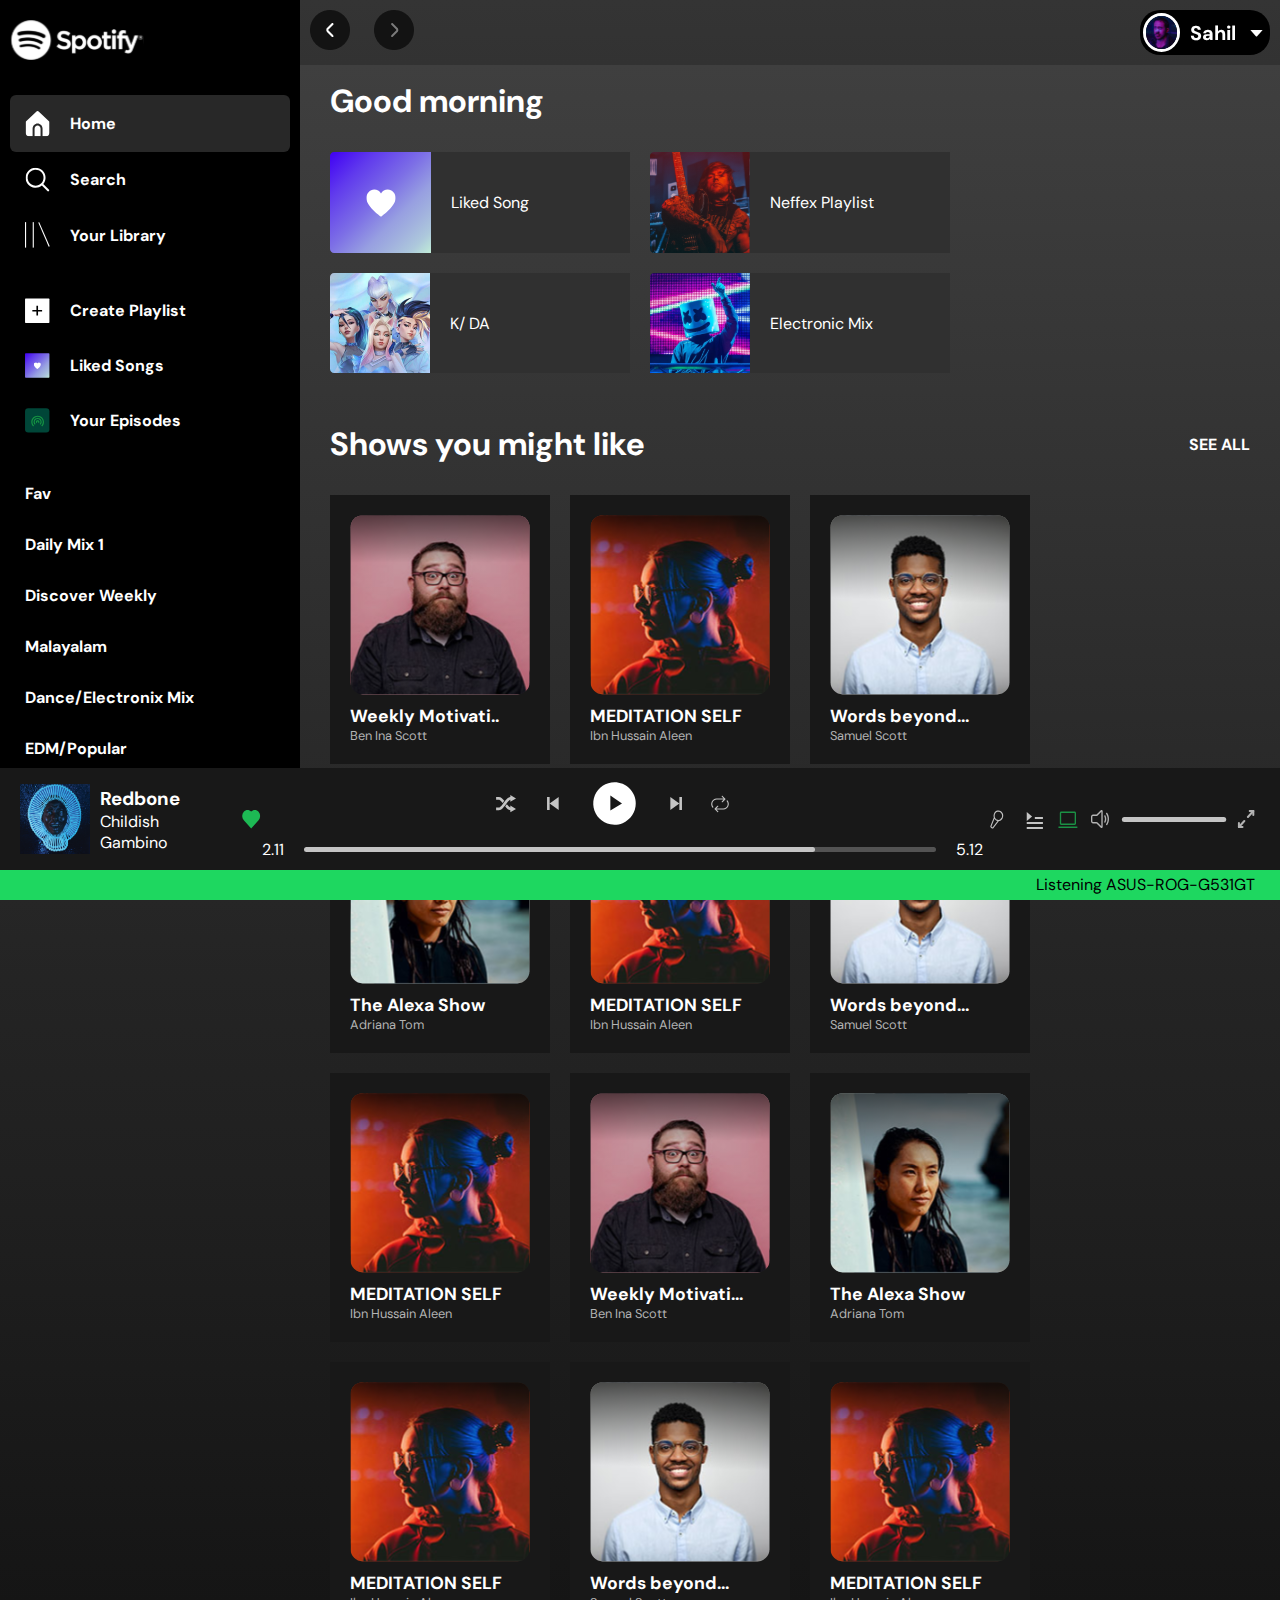
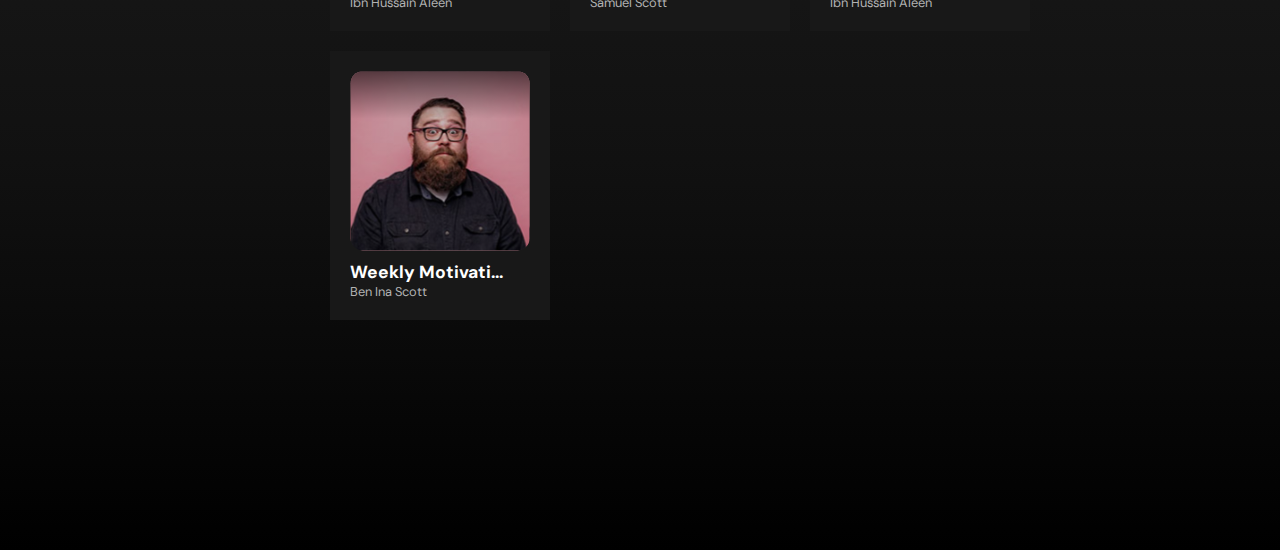
<file: index.html>
<!DOCTYPE html>
<html lang="en">
<head>
    <meta charset="UTF-8">
    <meta name="viewport" content="width=device-width, initial-scale=1.0">
    <link rel="shortcut icon" href="assets/sidebar/logo.png" type="image/x-icon">
    <link rel="preconnect" href="https://fonts.googleapis.com">
    <link rel="preconnect" href="https://fonts.gstatic.com" crossorigin>
    <link href="https://fonts.googleapis.com/css2?family=DM+Sans:opsz,wght@9..40,300;9..40,400;9..40,500;9..40,600;9..40,700;9..40,800&display=swap" rel="stylesheet">
    <title>Spotify - Web Player: Music for everyone</title>
    <link rel="stylesheet" href="https://cdnjs.cloudflare.com/ajax/libs/font-awesome/6.4.2/css/all.min.css" integrity="sha512-z3gLpd7yknf1YoNbCzqRKc4qyor8gaKU1qmn+CShxbuBusANI9QpRohGBreCFkKxLhei6S9CQXFEbbKuqLg0DA==" crossorigin="anonymous" referrerpolicy="no-referrer" />
    <!-- <link href="https://cdn.jsdelivr.net/npm/bootstrap@5.3.2/dist/css/bootstrap.min.css" rel="stylesheet" integrity="sha384-T3c6CoIi6uLrA9TneNEoa7RxnatzjcDSCmG1MXxSR1GAsXEV/Dwwykc2MPK8M2HN" crossorigin="anonymous"> -->
    <link rel="stylesheet" href="style.css">


</head>
<body>
    <header>
        <nav class="sidebar">
            <div class="logo">
                <img src="assets/sidebar/Spotify logo.svg" alt="spotify logo">
            </div>
            <div class="nav-links first-block">
                <ul>
                    <li> <img src="assets/sidebar/home.svg" alt="home logo"> <a href="#">Home</a></li>
                    <li> <img src="assets/sidebar/search.svg" alt="search logo"><a href="#">Search</a></li>
                    <li> <img src="assets/sidebar/library.svg" alt="library logo"><a href="playlist.html">Your Library</a></li>
                </ul>
            </div>
            <div class="nav-links">
                <ul>
                    <li> <img src="assets/sidebar/add.svg" alt="home logo"> <a href="#">Create Playlist</a></li>
                    <li> <img src="assets/sidebar/love.svg" alt="search logo"><a href="#">Liked Songs</a></li>
                    <li> <img src="assets/sidebar/podcast.svg" alt="library logo"><a href="#">Your Episodes</a></li>
                </ul>
            </div>  
            <div class="nav-links">
                <ul>
                    <li><a href="#">Fav</a></li>
                    <li><a href="#">Daily Mix 1</a></li>
                    <li><a href="#">Discover Weekly</a></li>
                    <li><a href="#">Malayalam</a></li>
                    <li><a href="#">Dance/Electronix Mix</a></li>
                    <li><a href="#">EDM/Popular</a></li>
                </ul>
            </div>  

            <div class="nav-links">
                <ul class="install">
                    <li> <img src="assets/sidebar/install.svg" alt="install logo"> <a href="#">Install App</a></li>
                </ul>
            </div>  
        
        </nav>
    </header>
    <main>
        <section id="top-bar">
            <div class="arrows">
                <img src="assets/tb/left.png" alt="left arrow">
                <img src="assets/tb/right.png" alt="right arrow">
            </div>
            <div class="user-con">
                <img id="user-img" src="assets/tb/user.jpg"  alt="user image">
                <h3>Sahil</h3>
                <img src="assets/tb/down arrow.svg" alt="down logo">
            </div>
        </section>

        <section id="listening-on-bar">
            <p><i class="fa-solid fa-volume-high" style="color: #000000;"></i>  Listening ASUS-ROG-G531GT</p>
        </section>
        <section id="featured">
            
            <h2>Good morning </h2>
            
            <div class="featured-card-containers">
                <div class="featured-card">
                    <img src="assets/featured/card-1.svg" alt="card-1">
                    <div class="card-text">
                        <p>Liked Song</p>
                    </div>
                </div>
                <div class="featured-card">
                    <img src="assets/featured/Group 1.svg" alt="card-2">
                    <div class="card-text">
                        <p>Neffex Playlist</p>
                    </div>
                </div>
                <div class="featured-card">
                    <img src="assets/featured/kd.svg" alt="card-3">
                    <div class="card-text">
                        <p>K/ DA</p>
                    </div>
                </div>
                <div class="featured-card">
                    <img src="assets/featured/electronic.svg" alt="card-4">
                    <div class="card-text">
                        <p>Electronic Mix </p>
                    </div>
                </div>
            </div>
        </section>
         <section id="musicPlayer">
            <div class="song">
                <img class="album-cover" src="assets/player/album-cover.png" alt="">
                <div class="song-details">
                    <h3>Redbone</h3>
                    <p>Childish Gambino </p>
                </div>
                <img src="assets/player/heart.svg" alt="">
            </div>
            <div class="player">
                <div class="song-controls">
                    <img src="assets/player/shuffle.svg" alt="shuffle btn ">
                    <img src="assets/player/prev.svg" alt="previous btn">
                    <img src="assets/player/play.svg" alt="play btn">
                    <img src="assets/player/next.svg" alt="next btn">
                    <img src="assets/player/repeat.svg" alt="repeat btn">
                </div>
                <div class="progress">
                    <p>2.11</p>
                    <img id="progress-bar" src="assets/player/progressbar.svg" alt="progress bar">
                    <div></div>
                    <p>5.12</p>
                </div>
            </div>
            <div class="song-option">
                <img src="assets/player/microphone.svg" alt="microphone">
                <img src="assets/player/queue.svg" alt="queue">
                <img src="assets/player/laptop.svg" alt="laptop">
                <img src="assets/player/speaker.svg" alt="speaker">
                <img src="assets/player/bar.svg" alt="bar">
                <img src="assets/player/scale.svg" alt="scale">

            </div>
        </section> 

        <section class="shows-section">
            <div class="show-text">
            <h2>Shows you might like</h2>
            <p><a href="#">SEE ALL</a></p>
            </div>
            <div class="shows">
            <div class="show-card-container">
                <div class="show-card">
                    <img src="assets/shows/motivation.svg" alt="">
                    <h4>Weekly Motivati..</h4>
                    <p>Ben Ina Scott</p>
                </div>
            </div>
            <div class="show-card-conatiner">
                <div class="show-card">
                    <img src="assets/shows/samule.svg" alt="">
                    <h4>MEDITATION SELF</h4>
                    <p>Ibn Hussain Aleen</p>
                </div>
            </div>
            <div class="show-card-conatiner">
                <div class="show-card">
                    <img src="assets/shows/self.svg" alt="">
                    <h4>Words beyond...</h4>
                    <p>Samuel Scott</p>
                </div>
            </div>
            <div class="show-card-conatiner">
                <div class="show-card">
                    <img src="assets/shows/alex.svg" alt="">
                    <h4>The Alexa Show</h4>
                    <p>Adriana Tom</p>
                </div>
            </div>
            <div class="show-card-conatiner">
                <div class="show-card">
                    <img src="assets/shows/samule.svg" alt="">
                    <h4>MEDITATION SELF</h4>
                    <p>Ibn Hussain Aleen</p>
                </div>
            </div>
            <div class="show-card-conatiner">
                <div class="show-card">
                    <img src="assets/shows/self.svg" alt="">
                    <h4>Words beyond...</h4>
                    <p>Samuel Scott</p>
                </div>
        </div>
        <div class="show-card-conatiner">
            <div class="show-card">
                <img src="assets/shows/samule.svg" alt="">
                <h4>MEDITATION SELF</h4>
                <p>Ibn Hussain Aleen</p>
            </div>
        </div>
        <div class="show-card-container">
            <div class="show-card">
                <img src="assets/shows/motivation.svg" alt="">
                <h4>Weekly  Motivati...</h4>
                <p>Ben Ina Scott</p>
            </div>
        </div>  
        <div class="show-card-conatiner">
            <div class="show-card">
                <img src="assets/shows/alex.svg" alt="">
                <h4>The Alexa Show</h4>
                <p>Adriana Tom</p>
            </div>
        </div>
        <div class="show-card-conatiner">
            <div class="show-card">
                <img src="assets/shows/samule.svg" alt="">
                <h4>MEDITATION SELF</h4>
                <p>Ibn Hussain Aleen</p>
            </div>
        </div>
        <div class="show-card-conatiner">
            <div class="show-card">
                <img src="assets/shows/self.svg" alt="">
                <h4>Words beyond...</h4>
                <p>Samuel Scott</p>
            </div>
    </div>
    <div class="show-card-conatiner">
        <div class="show-card">
            <img src="assets/shows/samule.svg" alt="">
            <h4>MEDITATION SELF</h4>
            <p>Ibn Hussain Aleen</p>
        </div>
    </div>
    <div class="show-card-container">
        <div class="show-card">
            <img src="assets/shows/motivation.svg" alt="">
            <h4>Weekly  Motivati...</h4>
            <p>Ben Ina Scott</p>
        </div>
    </div>  
        </section>
    </main>
    <script src="https://cdn.jsdelivr.net/npm/bootstrap@5.3.2/dist/js/bootstrap.bundle.min.js" integrity="sha384-C6RzsynM9kWDrMNeT87bh95OGNyZPhcTNXj1NW7RuBCsyN/o0jlpcV8Qyq46cDfL" crossorigin="anonymous"></script>
</body>
</html>
</file>
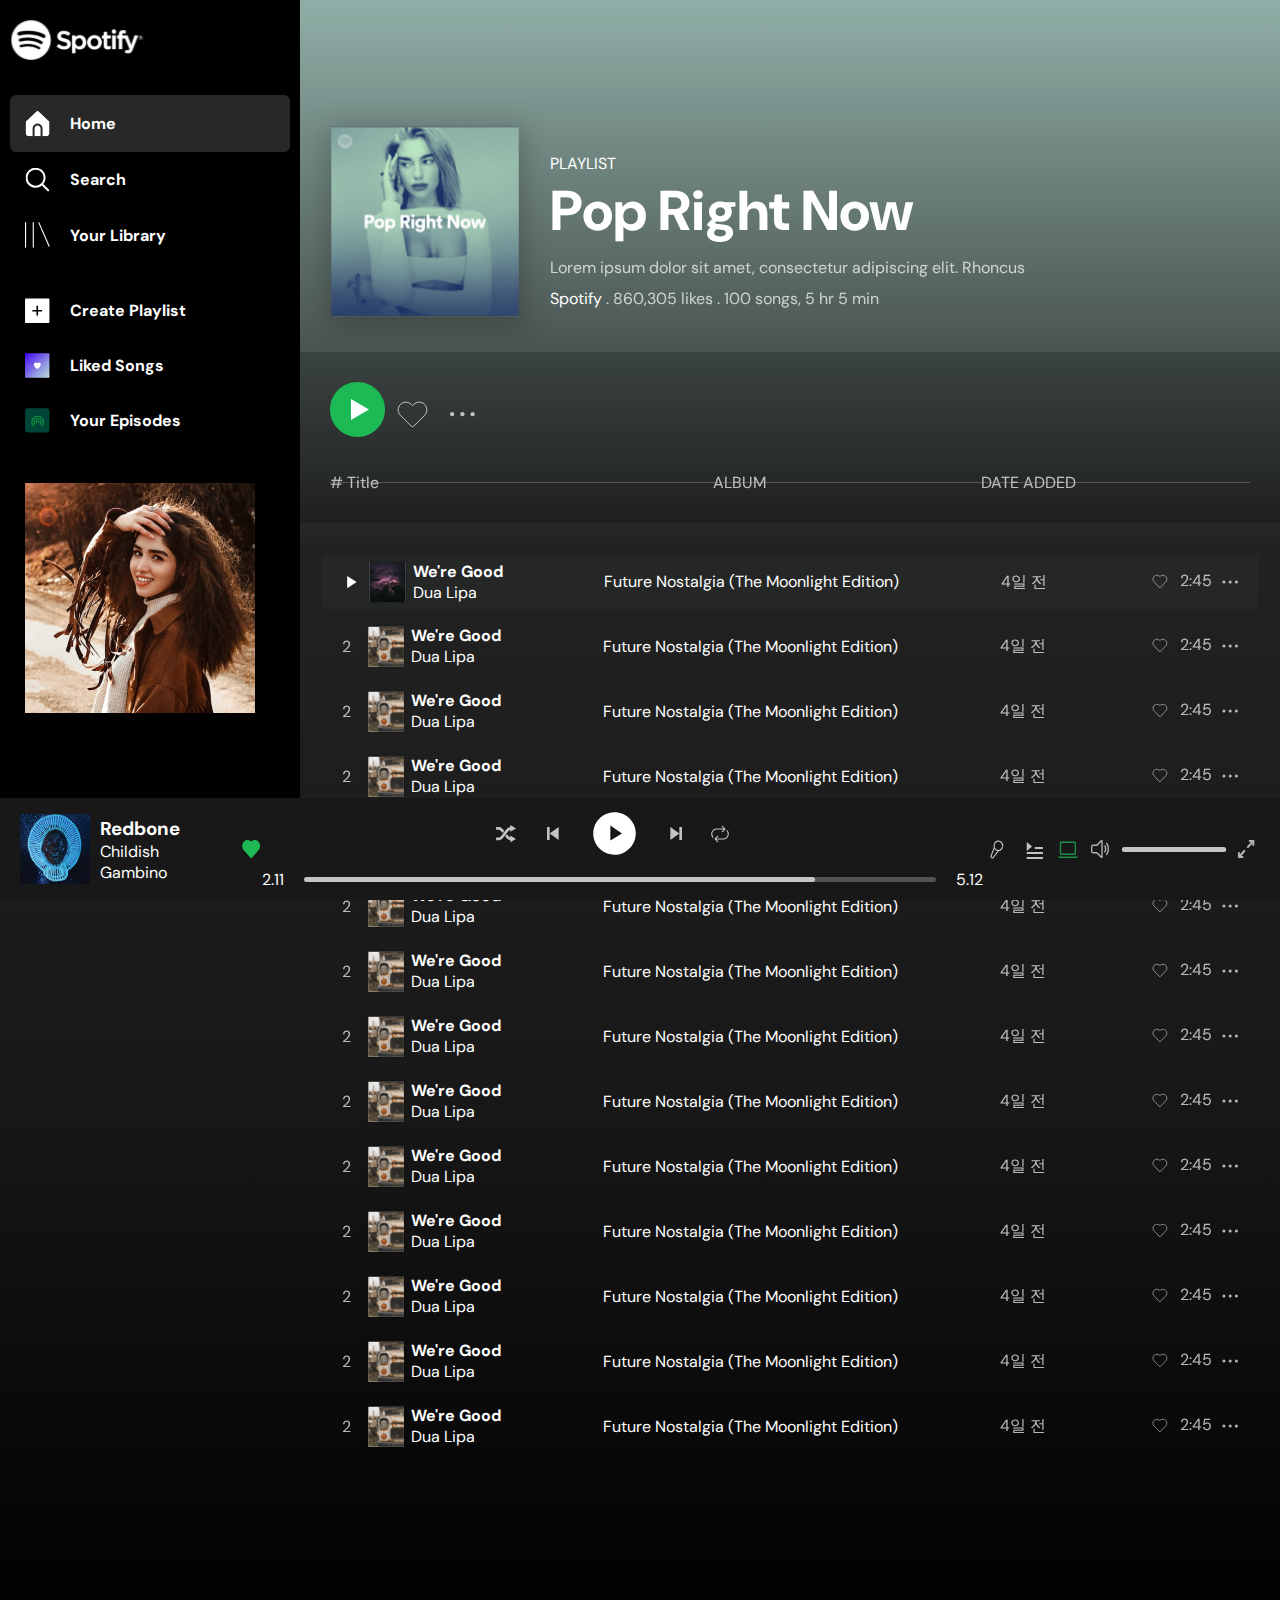
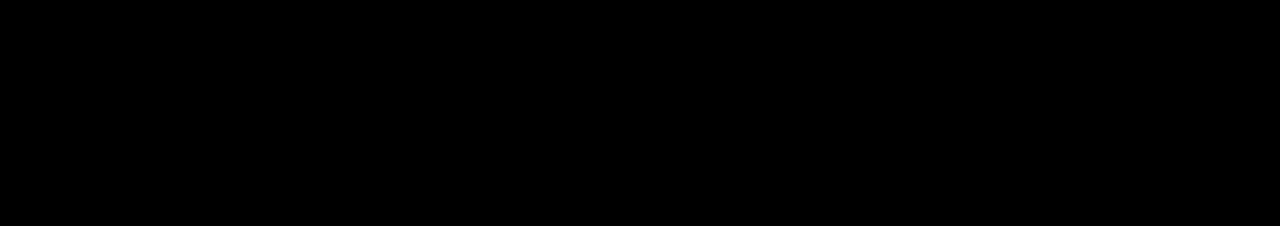
<file: playlist.html>
<!DOCTYPE html>
<html lang="en">
<head>
    <meta charset="UTF-8">
    <meta name="viewport" content="width=device-width, initial-scale=1.0">
    <link rel="shortcut icon" href="assets/sidebar/logo.png" type="image/x-icon">
    <link rel="preconnect" href="https://fonts.googleapis.com">
    <link rel="preconnect" href="https://fonts.gstatic.com" crossorigin>
    <link href="https://fonts.googleapis.com/css2?family=DM+Sans:opsz,wght@9..40,300;9..40,400;9..40,500;9..40,600;9..40,700;9..40,800&display=swap" rel="stylesheet">
    <title>Spotify - Web Player: Music for everyone</title>
    <link rel="stylesheet" href="https://cdnjs.cloudflare.com/ajax/libs/font-awesome/6.4.2/css/all.min.css" integrity="sha512-z3gLpd7yknf1YoNbCzqRKc4qyor8gaKU1qmn+CShxbuBusANI9QpRohGBreCFkKxLhei6S9CQXFEbbKuqLg0DA==" crossorigin="anonymous" referrerpolicy="no-referrer" />
    <!-- <link href="https://cdn.jsdelivr.net/npm/bootstrap@5.3.2/dist/css/bootstrap.min.css" rel="stylesheet" integrity="sha384-T3c6CoIi6uLrA9TneNEoa7RxnatzjcDSCmG1MXxSR1GAsXEV/Dwwykc2MPK8M2HN" crossorigin="anonymous"> -->
    <link rel="stylesheet" href="style2.css">


</head>
<body>
    <header>
        <nav class="sidebar">
            <div class="logo">
                <img src="assets/sidebar/Spotify logo.svg" alt="spotify logo">
            </div>
            <div class="nav-links first-block">
                <ul>
                    <li> <img src="assets/sidebar/home.svg" alt="home logo"> <a href="index.html">Home</a></li>
                    <li> <img src="assets/sidebar/search.svg" alt="search logo"><a href="#">Search</a></li>
                    <li> <img src="assets/sidebar/library.svg" alt="library logo"><a href="playlist.html">Your Library</a></li>
                </ul>
            </div>
            <div class="nav-links">
                <ul>
                    <li> <img src="assets/sidebar/add.svg" alt="home logo"> <a href="#">Create Playlist</a></li>
                    <li> <img src="assets/sidebar/love.svg" alt="search logo"><a href="#">Liked Songs</a></li>
                    <li> <img src="assets/sidebar/podcast.svg" alt="library logo"><a href="#">Your Episodes</a></li>
                </ul>
            </div>  

            <div class="nav-links">
                    <ul class="install">
                        <li> <img id="a-c" style="width: 100%;" src="assets/sidebar/album art.svg" alt="album logo" title="album art"></li>
                    </ul>
            </div>  
        
        </nav>
    </header>
    <main>

        
         <section id="musicPlayer">
            <div class="song">
                <img class="album-cover" src="assets/player/album-cover.png" alt="">
                <div class="song-details">
                    <h3>Redbone</h3>
                    <p>Childish Gambino </p>
                </div>
                <img src="assets/player/heart.svg" alt="">
            </div>
            <div class="player">
                <div class="song-controls">
                    <img src="assets/player/shuffle.svg" alt="shuffle btn ">
                    <img src="assets/player/prev.svg" alt="previous btn">
                    <img src="assets/player/play.svg" alt="play btn">
                    <img src="assets/player/next.svg" alt="next btn">
                    <img src="assets/player/repeat.svg" alt="repeat btn">
                </div>
                <div class="progress">
                    <p>2.11</p>
                    <img id="progress-bar" src="assets/player/progressbar.svg" alt="progress bar">
                    <p>5.12</p>
                </div>
            </div>
            <div class="song-option">
                <img src="assets/player/microphone.svg" alt="microphone">
                <img src="assets/player/queue.svg" alt="queue">
                <img src="assets/player/laptop.svg" alt="laptop">
                <img src="assets/player/speaker.svg" alt="speaker">
                <img src="assets/player/bar.svg" alt="bar">
                <img src="assets/player/scale.svg" alt="scale">

            </div>
        </section> 


        <section class="album">
            <div class="album-details">
                <img width="250px" src="assets/playlist/dua-lipa.svg" alt="dua-lipa">
                <div class="album-text">
                    <p>PLAYLIST</p>
                    <h1>Pop Right Now</h1>
                    <p class="light">Lorem ipsum dolor sit amet, consectetur adipiscing elit. Rhoncus</p>
                    <p><span>Spotify</span> <span class="light"> <span class="dot">.</span> 860,305 likes <span class="dot">.</span> 100 songs, 5 hr 5 min </span></p>
                </div>
            </div>
            <div></div>
        </section>
        <section class="playlist-container">
            <div class="top">
                <div class="top-1">
                    <img src="assets/playlist/thumb_play.svg" alt="thumb_play">
                    <img src="assets/playlist/heart.svg" alt="heart">
                    <img src="assets/playlist/more_big.svg" alt="more_big">
                </div>
                <div></div>
            </div>            
            <div class="divider">
                <div class="line"></div>
                <p># Title</p>
                <p class="p-l-x">ALBUM</p>
                <p class="p-l">DATE ADDED</p>
                <div></div> 
            </div> 
        </section>

        <section class="table-grid">
            <table>
                <tr class="row-1 row">
                    <td class="col-1"> <img src="assets/playlist/play.svg" alt="play">
                    <img src="assets/playlist/album-art-1.svg" alt="album-art-1">
                    <div><h4>We're Good</h4><p>Dua Lipa</p></div></td>
                    <td>Future Nostalgia (The Moonlight Edition)</td>
                    <td class="light">4일 전</td>
                    <td class="col-4 light"><img src="assets/playlist/heart-little.svg" alt="heart-little"> 
                    <p>2:45</p>
                <img src="assets/playlist/dots.svg" alt=""></td>

                </tr>
                <tr class="row">
                    <td class="col-1">  <p class="num light">2</p>
                    <img src="assets/playlist/album-art-2.svg" alt="album-art-2">
                    <div><h4>We're Good</h4><p>Dua Lipa</p></div></td>
                    <td>Future Nostalgia (The Moonlight Edition)</td>
                    <td class="light">4일 전</td>
                    <td class="col-4 light"><img src="assets/playlist/heart-little.svg" alt="heart-little"> 
                    <p>2:45</p>
                <img src="assets/playlist/dots.svg" alt=""></td>

                </tr>
                <tr class="row">
                    <td class="col-1">  <p class="num light">2</p>
                    <img src="assets/playlist/album-art-2.svg" alt="album-art-2">
                    <div><h4>We're Good</h4><p>Dua Lipa</p></div></td>
                    <td>Future Nostalgia (The Moonlight Edition)</td>
                    <td class="light">4일 전</td>
                    <td class="col-4 light"><img src="assets/playlist/heart-little.svg" alt="heart-little"> 
                    <p>2:45</p>
                <img src="assets/playlist/dots.svg" alt=""></td>

                </tr>
                <tr class="row">
                    <td class="col-1">  <p class="num light">2</p>
                    <img src="assets/playlist/album-art-2.svg" alt="album-art-2">
                    <div><h4>We're Good</h4><p>Dua Lipa</p></div></td>
                    <td>Future Nostalgia (The Moonlight Edition)</td>
                    <td class="light">4일 전</td>
                    <td class="col-4 light"><img src="assets/playlist/heart-little.svg" alt="heart-little"> 
                    <p>2:45</p>
                <img src="assets/playlist/dots.svg" alt=""></td>

                </tr>
                <tr class="row">
                    <td class="col-1">  <p class="num light">2</p>
                    <img src="assets/playlist/album-art-2.svg" alt="album-art-2">
                    <div><h4>We're Good</h4><p>Dua Lipa</p></div></td>
                    <td>Future Nostalgia (The Moonlight Edition)</td>
                    <td class="light">4일 전</td>
                    <td class="col-4 light"><img src="assets/playlist/heart-little.svg" alt="heart-little"> 
                    <p>2:45</p>
                <img src="assets/playlist/dots.svg" alt=""></td>

                </tr>
                <tr class="row">
                    <td class="col-1">  <p class="num light">2</p>
                    <img src="assets/playlist/album-art-2.svg" alt="album-art-2">
                    <div><h4>We're Good</h4><p>Dua Lipa</p></div></td>
                    <td>Future Nostalgia (The Moonlight Edition)</td>
                    <td class="light">4일 전</td>
                    <td class="col-4 light"><img src="assets/playlist/heart-little.svg" alt="heart-little"> 
                    <p>2:45</p>
                <img src="assets/playlist/dots.svg" alt=""></td>

                </tr>
                <tr class="row">
                    <td class="col-1">  <p class="num light">2</p>
                    <img src="assets/playlist/album-art-2.svg" alt="album-art-2">
                    <div><h4>We're Good</h4><p>Dua Lipa</p></div></td>
                    <td>Future Nostalgia (The Moonlight Edition)</td>
                    <td class="light">4일 전</td>
                    <td class="col-4 light"><img src="assets/playlist/heart-little.svg" alt="heart-little"> 
                    <p>2:45</p>
                <img src="assets/playlist/dots.svg" alt=""></td>

                </tr>
                <tr class="row">
                    <td class="col-1">  <p class="num light">2</p>
                    <img src="assets/playlist/album-art-2.svg" alt="album-art-2">
                    <div><h4>We're Good</h4><p>Dua Lipa</p></div></td>
                    <td>Future Nostalgia (The Moonlight Edition)</td>
                    <td class="light">4일 전</td>
                    <td class="col-4 light"><img src="assets/playlist/heart-little.svg" alt="heart-little"> 
                    <p>2:45</p>
                <img src="assets/playlist/dots.svg" alt=""></td>

                </tr>
                <tr class="row">
                    <td class="col-1">  <p class="num light">2</p>
                    <img src="assets/playlist/album-art-2.svg" alt="album-art-2">
                    <div><h4>We're Good</h4><p>Dua Lipa</p></div></td>
                    <td>Future Nostalgia (The Moonlight Edition)</td>
                    <td class="light">4일 전</td>
                    <td class="col-4 light"><img src="assets/playlist/heart-little.svg" alt="heart-little"> 
                    <p>2:45</p>
                <img src="assets/playlist/dots.svg" alt=""></td>

                </tr>
                <tr class="row">
                    <td class="col-1">  <p class="num light">2</p>
                    <img src="assets/playlist/album-art-2.svg" alt="album-art-2">
                    <div><h4>We're Good</h4><p>Dua Lipa</p></div></td>
                    <td>Future Nostalgia (The Moonlight Edition)</td>
                    <td class="light">4일 전</td>
                    <td class="col-4 light"><img src="assets/playlist/heart-little.svg" alt="heart-little"> 
                    <p>2:45</p>
                <img src="assets/playlist/dots.svg" alt=""></td>

                </tr>
                <tr class="row">
                    <td class="col-1">  <p class="num light">2</p>
                    <img src="assets/playlist/album-art-2.svg" alt="album-art-2">
                    <div><h4>We're Good</h4><p>Dua Lipa</p></div></td>
                    <td>Future Nostalgia (The Moonlight Edition)</td>
                    <td class="light">4일 전</td>
                    <td class="col-4 light"><img src="assets/playlist/heart-little.svg" alt="heart-little"> 
                    <p>2:45</p>
                <img src="assets/playlist/dots.svg" alt=""></td>

                </tr> <tr class="row">
                    <td class="col-1">  <p class="num light">2</p>
                    <img src="assets/playlist/album-art-2.svg" alt="album-art-2">
                    <div><h4>We're Good</h4><p>Dua Lipa</p></div></td>
                    <td>Future Nostalgia (The Moonlight Edition)</td>
                    <td class="light">4일 전</td>
                    <td class="col-4 light"><img src="assets/playlist/heart-little.svg" alt="heart-little"> 
                    <p>2:45</p>
                <img src="assets/playlist/dots.svg" alt=""></td>

                </tr> <tr class="row">
                    <td class="col-1">  <p class="num light">2</p>
                    <img src="assets/playlist/album-art-2.svg" alt="album-art-2">
                    <div><h4>We're Good</h4><p>Dua Lipa</p></div></td>
                    <td>Future Nostalgia (The Moonlight Edition)</td>
                    <td class="light">4일 전</td>
                    <td class="col-4 light"><img src="assets/playlist/heart-little.svg" alt="heart-little"> 
                    <p>2:45</p>
                <img src="assets/playlist/dots.svg" alt=""></td>

                </tr> <tr class="row">
                    <td class="col-1">  <p class="num light">2</p>
                    <img src="assets/playlist/album-art-2.svg" alt="album-art-2">
                    <div><h4>We're Good</h4><p>Dua Lipa</p></div></td>
                    <td>Future Nostalgia (The Moonlight Edition)</td>
                    <td class="light">4일 전</td>
                    <td class="col-4 light"><img src="assets/playlist/heart-little.svg" alt="heart-little"> 
                    <p>2:45</p>
                <img src="assets/playlist/dots.svg" alt=""></td>

                </tr>

                

               
               
            </table>
        </section>
        
    </main>
    <script src="https://cdn.jsdelivr.net/npm/bootstrap@5.3.2/dist/js/bootstrap.bundle.min.js" integrity="sha384-C6RzsynM9kWDrMNeT87bh95OGNyZPhcTNXj1NW7RuBCsyN/o0jlpcV8Qyq46cDfL" crossorigin="anonymous"></script>
</body>
</html>
</file>
<file: style.css>
*{
    font-family: 'DM Sans', sans-serif;
    margin: 0;
    padding: 0;
    box-sizing: border-box;
    color: #fff;
}
html,
body {
    margin: 0;
    padding: 0;
}
body{
    background-image: linear-gradient(to bottom, #414141, #3b3b3b, #353535, #2f2f2f, #292929, #242424, #202020, #1b1b1b, #161616, #111111, #090909, #000000);
    background-repeat: no-repeat; /* Prevent repeating the gradient */
    background-size: cover;
}
nav{
    position: fixed;
    overflow-y: auto; /* Add this property for vertical scrolling */
    height: 100%; /* Adjust the maximum height as needed */
    display: inline-block;
    max-width: 300px;
    top:0;
}

.sidebar{
    background-color: #000;
    padding: 10px;
    z-index: 3;
    width: 100%;
}
a{
    font-weight: 700;
    font-size: 1rem;
    color: #fff;
    text-decoration: none;
}

.logo img{
    height: 40px;
    margin:auto;
    margin-block: 10px;
}
.logo{
    margin-bottom: 20px;
}

.nav-links ul{
    padding: 0;
    
}
.nav-links li{
    padding: 15px;
    list-style: none;
    display: flex;
    align-items: center;
}
.first-block li:first-child{
    background-color: aliceblue;
    border-radius: 6px;
    background: #282828;
}
.nav-links  img{
    width: 25px;
    margin-right: 20px;
}
.nav-links{
    margin-bottom: 20px;
    
}
.install{
    margin-bottom: 150px;
}
nav::-webkit-scrollbar{
    display: none;
}
#top-bar{
    position: fixed;
    top: 0;
    left: 300px;
    right: 0;
    background-color: #00000032;
    padding: 10px;
    display: flex;
    align-items: center;
    justify-content: space-between;
    z-index: 999;
}

.user-con{
    display: flex;
}
.arrows img{
    margin-right: 20px;
}
.user-con{
    background-color: #000;
    justify-content: space-around;
    align-items: center;   
    padding: 3px;
    border-radius: 20px;
}

.user-con img:first-child{
    border-radius: 50%;
    width: 37px;
    border: 3px solid white;
}
.user-con h3{
    font-size: 1.25rem;
    margin-inline: 10px;
}
#listening-on-bar{
    position: fixed;
    width: 100%;
    padding: 5px;
    bottom: 0;
    display: flex;
    justify-content: flex-end;
    background-color: #1ED760;
    z-index: 5;
}
#listening-on-bar p{
    color: #000;
    margin-right: 20px;
}
#musicPlayer{
    width: 100%;
    padding:10px 20px;
    display: flex;
    justify-content:space-between;
    align-items: center;
    background-color: #181818;
    position: fixed;
    bottom: 30px; 
    left: 0; 
    z-index: 5;

}
.song{
    display: flex;
    justify-content: space-around;
    align-items: center;
}
.album-cover{
    width: 70px;
    height: 70px;
}
.song-details{
    margin-inline: 10px;
}

.spotify-player{
    position: fixed;
    z-index: 5;
    bottom: 0;
}
.player{
    display: flex;
    flex-direction: column;
    align-items: center;
    row-gap: 10px;
}
.progress{
    display: flex;
}
.song-controls {
    display: flex;
    align-items: center;
}
.song-controls img{
    margin-right: 20px;

}
#progress-bar{
    width: 100%;
    margin-inline: 20px ;
}
.song-option{
    display: flex;
    align-items: center;
}
.song-option img{
    margin-inline: 5px;
}
h2{
    font-size: 2rem;

}
#featured h2{
    margin-bottom: 30px;
}
#featured{
    margin-left: 300px;
    padding-inline: 30px;
    margin-block: 20px;
    margin-top: 80px;
}
.featured-card-containers{
    display: flex;
    flex-wrap: wrap;
    gap: 20px;
}
.featured-card{
    display: flex;
}
.show-text{
    display: flex;
    justify-content: space-between;
    align-items: center;
}
.card-container{
    display: flex;
    gap: 20px;
    flex-wrap: wrap;
    margin-top: 30px;
}
.card{
    display: flex;
    align-items: center;
}
.card-text{
    background-color: #303030;
    height: 100%;
    display: flex;
    width: 200px;
    align-items: center;
    padding: 20px;
}
.shows-section{
    margin-left: 300px;
    padding: 30px;
}
.shows{
    width: 90%;
    display: flex;
    flex-wrap: wrap;
    margin-top: 30px;
    margin-bottom: 200px;
    gap: 20px;
}

.show-card{
    display: flex;
    flex-direction: column;
    background-color: #181818;
    padding: 20px;
}
.show-card img{
    width: 180px;
    margin-bottom: 10px;

}
.show-card h4{
    font-size: 1.1rem;
}
.show-card p{
    font-size: 0.8rem;
    color: #B3B3B3;
}
@media screen and (max-width:800px) {
    :root{
        font-size: 12px;
    }
    body{
        height: 100%;
    }
    nav{
        height: 100%;
    }

}
@media screen and (max-width:490px) {
    #top-bar{
        display: block;
    }
    .arrows{
        display: flex;
        justify-content: space-between;
        margin-bottom: 10px;
    }
    #featured{
        margin-top: 120px;
    }
    .featured-card{
        display: flex;
        flex-direction: column;
    }
    .card-text{
        width: 100%;
    }
    .featured-card img{
        height: 120px;
    }

}
@media screen and (max-width:660px) {
    :root{
        font-size: 10px;
    }
    .logo img{
        height: 30px;
    }
    nav{
        max-width: 150px;
    }
    #top-bar{
        left: 150px;
    }
    .install{
        margin-bottom: 200px;
    }
    #featured{
        margin-left: 150px;
        padding: 10px;
    }
    .shows-section{
        margin-left: 150px;
        padding: 10px;
    }
    .show-card{
        padding: 10px;
    }
    .show-card img{
        width: 100px;

    }
    .show-card h4,P{
        width: 70%;
    }
    .show-text{
        display: block;
    }
    .show-text p{
        margin-top: 10px;
        text-decoration: underline;
    }
    #musicPlayer{
        bottom: 0px;
    }
    #listening-on-bar{
        display: none;
    }
    #musicPlayer{
        display: block;
        padding: 10px;
    }
    #musicPlayer {
        padding: 5px;
    }
    #progress-bar{
        width: 80%;
    }
    .progress p:last-child{
        text-align: end;
    }
    .progress{
        display: flex;
        flex-direction: row;
        justify-content: space-between;
    }
    #progress-bar {
        margin: 0;
    }
    .song-option{
        display: flex;
        flex-direction: row;
        justify-content: space-between;
    }
    
}
@media screen and (max-width:300px) {
    nav{
        max-width: 100px;
    }
    .logo img{
        height: 25px;
    }
    .nav-links img{
        height: 15px;
        margin-right: 5px;
    }
    #top-bar{
        left: 100px;
    }
    #featured{
        margin-left: 100px;
        padding: 10px;
    }
    .shows-section{
        margin-left: 100px;
        padding: 10px;    
        padding: 0;

    }
    .show-card img{
        width: 100px;
        margin: auto;
    }
    .show-card h4,P{
        width: 70%;
    }
    .show-text{
        display: block;
    }
    .show-text p{
        margin-top: 10px;
        text-decoration: underline;
    }
    .featured-card{
        display: flex;
        flex-direction: column;
        margin: auto;
        padding: 0;
    }
    .card-text{
        width: 100%;
        margin: auto;
    }
    .featured-card img{
        height: 100px;
    }
    
}
.show-card, .featured-card{
    transition: all 0.4s ease-in ;
}
.show-card:hover, .featured-card:hover{
    box-shadow: 0 0 30px 0 #1ed760;
    scale: 1.03;
}
</file>
<file: style2.css>
*{
    font-family: 'DM Sans', sans-serif;
    margin: 0;
    padding: 0;
    box-sizing: border-box;
    color: #fff;
}
html,
body {
    margin: 0;
    padding: 0;
}
body{
    background: linear-gradient(180deg, #90AEA7 0%, #222222,#181818,#000 89.7%);
    background-repeat: no-repeat; /* Prevent repeating the gradient */
    background-size: cover;
}
nav{
    position: fixed;
    overflow-y: auto; /* Add this property for vertical scrolling */
    max-height: 100%; /* Adjust the maximum height as needed */
    display: inline-block;
    max-width: 300px;
    top:0;
}

.sidebar{
    background-color: #000;
    padding: 10px;
    z-index: 3;
    width: 100%;
}
a{
    font-weight: 700;
    font-size: 1rem;
    color: #fff;
    text-decoration: none;
}

.logo img{
    height: 40px;
    margin:auto;
    margin-block: 10px;
}
.logo{
    margin-bottom: 20px;
}

.nav-links ul{
    padding: 0;
    
}
.nav-links li{
    padding: 15px;
    list-style: none;
    display: flex;
    align-items: center;
}
.first-block li:first-child{
    background-color: aliceblue;
    border-radius: 6px;
    background: #282828;
}
.nav-links  img{
    width: 25px;
    margin-right: 20px;
}
.nav-links{
    margin-bottom: 20px;
    
}
.install{
    margin-bottom: 150px;
}
nav::-webkit-scrollbar{
    display: none;
}
#top-bar{
    position: fixed;
    top: 0;
    left: 300px;
    right: 0;
    background-color: #00000032;
    padding: 10px;
    display: flex;
    align-items: center;
    justify-content: space-between;
    z-index: 999;
}

.user-con{
    display: flex;
}
.arrows img{
    margin-right: 20px;
}
.user-con{
    background-color: #000;
    justify-content: space-around;
    align-items: center;   
    padding: 3px;
    border-radius: 20px;
}

.user-con img:first-child{
    border-radius: 50%;
    width: 37px;
    border: 3px solid white;
}
.user-con h3{
    font-size: 1.25rem;
    margin-inline: 10px;
}
#listening-on-bar{
    position: fixed;
    width: 100%;
    padding: 5px;
    bottom: 0;
    display: flex;
    justify-content: flex-end;
    background-color: #1ED760;
    z-index: 5;
}
#listening-on-bar p{
    color: #000;
    margin-right: 20px;
}
#musicPlayer{
    width: 100%;
    padding:10px 20px;
    display: flex;
    justify-content:space-between;
    align-items: center;
    background-color: #181818;
    position: fixed;
    bottom: 0;
    left: 0; 
    z-index: 5;

}
.song{
    display: flex;
    justify-content: space-around;
    align-items: center;
}
.album-cover{
    width: 70px;
    height: 70px;
}
.song-details{
    margin-inline: 10px;
}

.spotify-player{
    position: fixed;
    z-index: 5;
    bottom: 0;
}
.player{
    display: flex;
    flex-direction: column;
    align-items: center;
    row-gap: 10px;
}
.progress{
    display: flex;
}
.song-controls {
    display: flex;
    align-items: center;
}
.song-controls img{
    margin-right: 20px;

}
#progress-bar{
    width: 100%;
    margin-inline: 20px ;
}
.song-option{
    display: flex;
    align-items: center;
}
.song-option img{
    margin-inline: 5px;
}
h2{
    font-size: 2rem;
}

/* ---------------------- */
.album{
    margin-top: 100px;
}
.album-details{
    display: flex;
    flex-direction: row;
    align-items: center;
}
.album-details h1{
    font-size: 3.5rem;
    font-weight: 800;
}
.light{
    opacity: 0.7;
}
.album-details p{
    margin-top: 10px;
}
#spotify{
    opacity: 1;
    color: #fff;
}
.playlist-container{
    background: #00000031;
    padding: 30px;
}
main{
    margin-left: 300px;
}
.divider{
    display: flex;
    justify-content: space-between;
    margin-top: 30px;
    opacity: 0.7;
    position: relative;
}
.divider .p-l{
    margin-left: 40px;
}
.divider .p-l-x{
    margin-left: 160px;
}
.num{
    margin-right: 10px;
}
.line{
    width: 100%;
    border-bottom: 1px solid #fff;
    position: absolute;
    margin-top: 10px;
    opacity: 0.3;
}
.row{
    display: flex;
    width: 100%;
    justify-content: space-between;
    align-items: center;
    margin-top: 10px;
    padding: 10px;
}
table{
    width: 100%;
    padding: 20px;
    margin-bottom: 350px;
}
.col-1{
    display: flex;
    align-items: center;
}
.col-1 img{
    margin-inline: 5px;
}
.col-4 p{
    margin-inline: 10px;
}
.col-4{
    display: flex;
    
}
.row{
    padding-inline: 20px;
    padding-block: 5px;
}

.row-1{
    display: flex;
    justify-content: space-between;
    align-items: center;
    background-color: #252727;
}
main{
    height:150%;
}
nav{
    height: 1000%;
}

@media screen and (max-width:800px) {
    :root{
        font-size: 12px;
    }
    
}
@media screen and (max-width:900px) {
    main{
        margin-left: 150px;
    }
    :root{
        font-size: 10px;
    }
    .logo img{
        height: 30px;
    }
        nav{
            max-width: 150px;
        }
    .album{
        margin-top: 0px;

    }
    .album-details{
        flex-direction: column;
        justify-content: center;
        align-items: center;
        margin-bottom: 50px;
        margin-top: 30px;

    }
    .divider .p-l{
        margin-left: 10;
    }
    .divider .p-l-x{
        margin-left: 10px;
    }
    .top-1{
        display: flex;
        width: 100%;

        justify-content: space-between;
    }
    tr td:nth-child(2){
        width: 45%;
    }
    tr td:nth-child(3){
        display: none;
    }
    tr td:nth-child(4){
        display: none;
    }
    .p-l{
        display: none;
    }
    .top-1 img{
        width: 50px;
    }
    

}

@media screen and (max-width:490px) {
    
    .album-details{
        width: 60%;
        margin-inline: auto;
        margin-top: 30px;
    }
    tr td:nth-child(2){
        display: none;
    }
    .p-l-x{
        display: none;
    }
    .top-1 img{
        width: 30px;
    }
    body{
        overflow-x: hidden;
    }
    .install{
        margin-bottom: 200px;
    }
}
@media screen and (max-width:380px) {
    .album-details img{
        width: 150px;
    }
    .album-details h1{
        font-size: 2rem;
    }
    table,tr{
        padding: 5px;
    }
    .row{
        padding: 5px;
    }
   
}
@media screen and (max-width:300px) {
    nav{
        max-width: 100px;
    }
    .logo img{
        height: 25px;
    }
    .nav-links img{
        height: 15px;
        margin-right: 10px;
    }
    main{
        margin-left: 100px;
    }
    .album-details img{
        width: 100px;
    }
    #a-c{
        width: 100px;
    }
}
@media screen and (max-width:660px) {
    
    #top-bar{
        left: 150px;
    }
    
    #musicPlayer{
        bottom: 0px;
    }
    #listening-on-bar{
        display: none;
    }
    #musicPlayer{
        display: block;
        padding: 10px;
    }
    #musicPlayer {
        padding: 5px;
    }
    #progress-bar{
        width: 80%;
    }
    .progress p:last-child{
        text-align: end;
    }
    .progress{
        display: flex;
        flex-direction: row;
        justify-content: space-between;
    }
    #progress-bar {
        margin: 0;
    }
    .song-option{
        display: flex;
        flex-direction: row;
        justify-content: space-between;
    }
}
</file>
